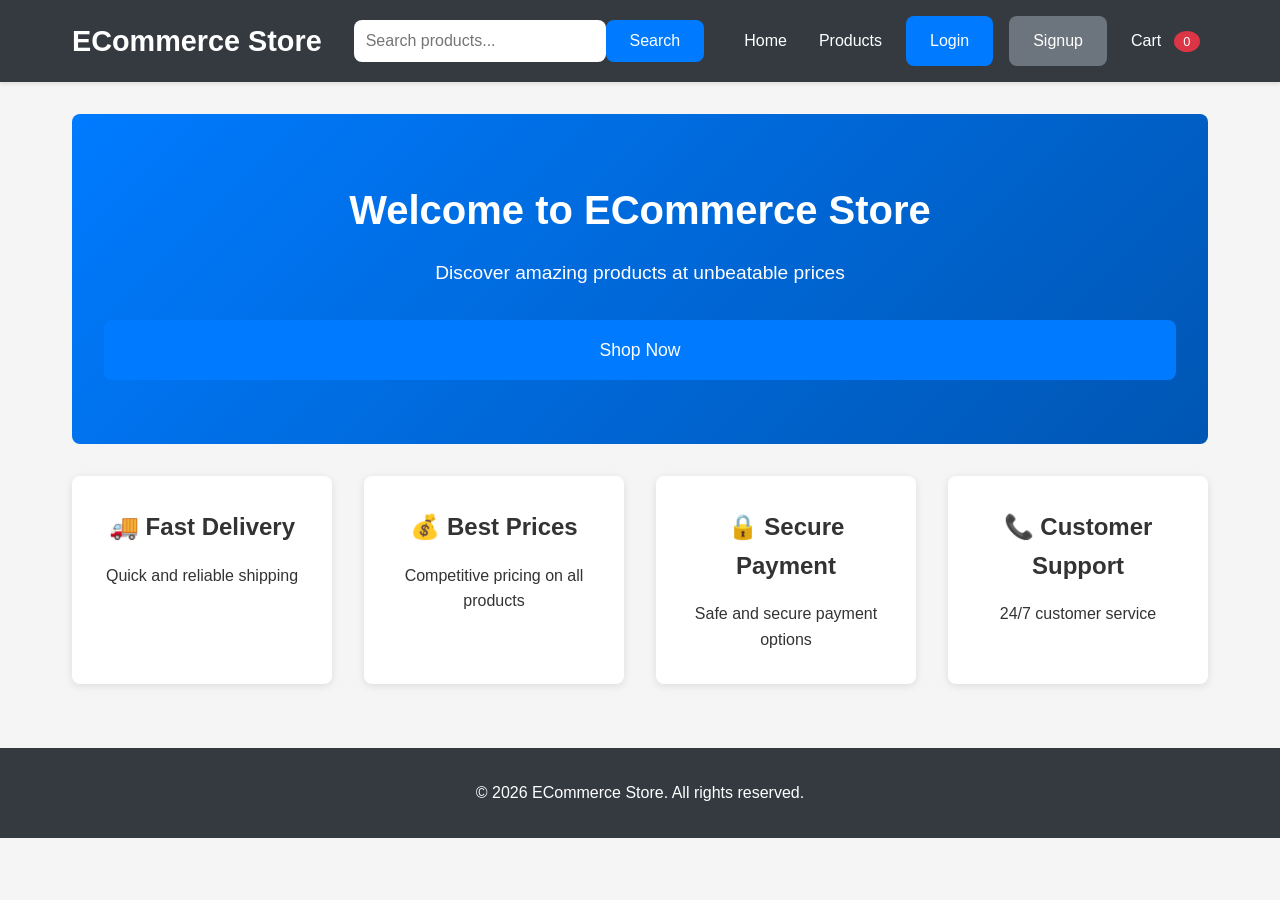
<file: frontend/index.html>
<!DOCTYPE html>
<html lang="en">
<head>
    <meta charset="UTF-8">
    <meta name="viewport" content="width=device-width, initial-scale=1.0">
    <title>ECommerce - Shop Now</title>
    <link rel="stylesheet" href="css/styles.css?v=4.0">
    <link rel="stylesheet" href="css/auth.css?v=4.0">
    <link rel="stylesheet" href="css/products.css?v=4.0">
    <link rel="stylesheet" href="css/categories.css?v=4.0">
    <link rel="stylesheet" href="css/search-suggestions.css?v=4.0">
    <link rel="stylesheet" href="css/cart.css?v=4.0">
    <link rel="stylesheet" href="css/order.css?v=4.0">
</head>
<body>
    <!-- Navigation Bar -->
    <nav id="navbar"></nav>

    <!-- Main Content -->
    <main id="app-container">
        <!-- Dynamic content will be rendered here -->
    </main>

    <!-- Modal for forms -->
    <div id="modal-container"></div>

    <!-- Footer -->
    <footer id="footer">
        <p>&copy; 2026 ECommerce Store. All rights reserved.</p>
    </footer>

    <!-- Main Application Script (ES6 Module) -->
    <script type="module" src="js/app.js?v=4.0"></script>
    <script type="module" src="js/idleTimeout.js?v=4.0"></script>
</body>
</html>
</file>
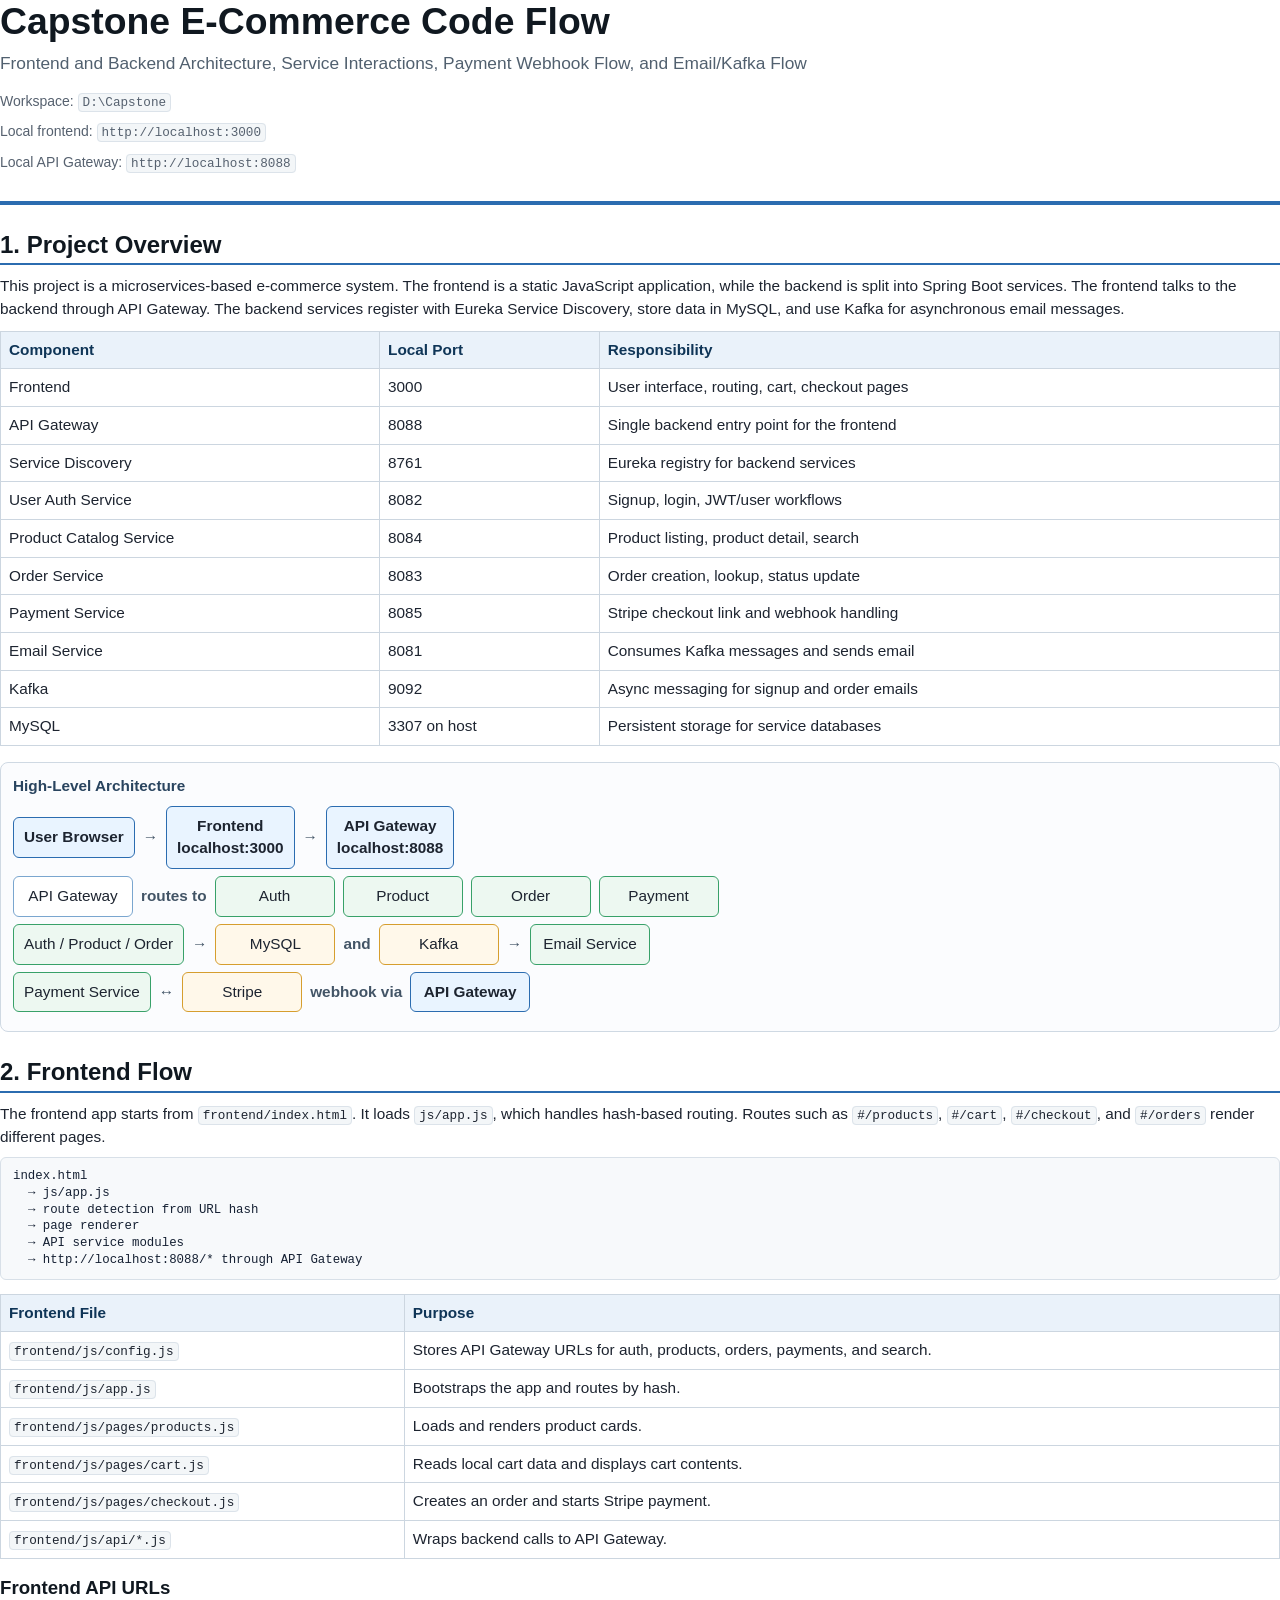
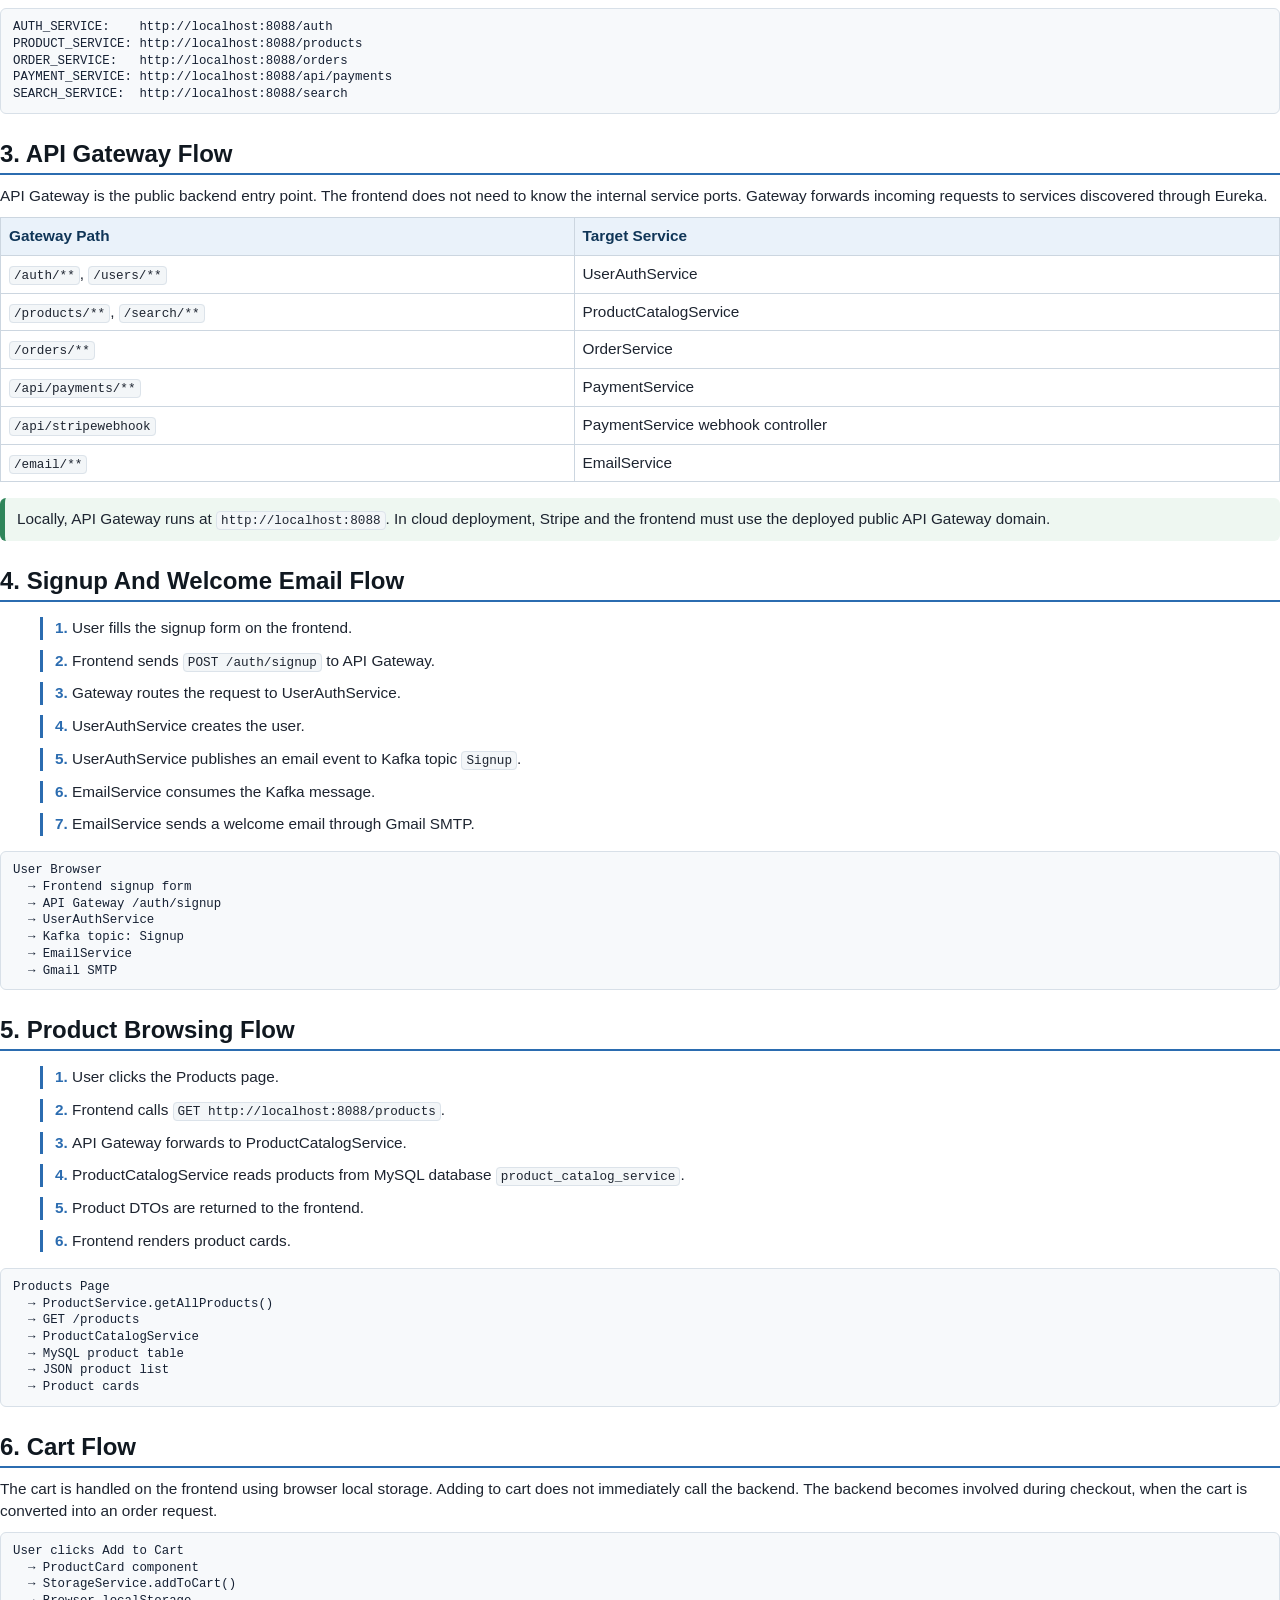
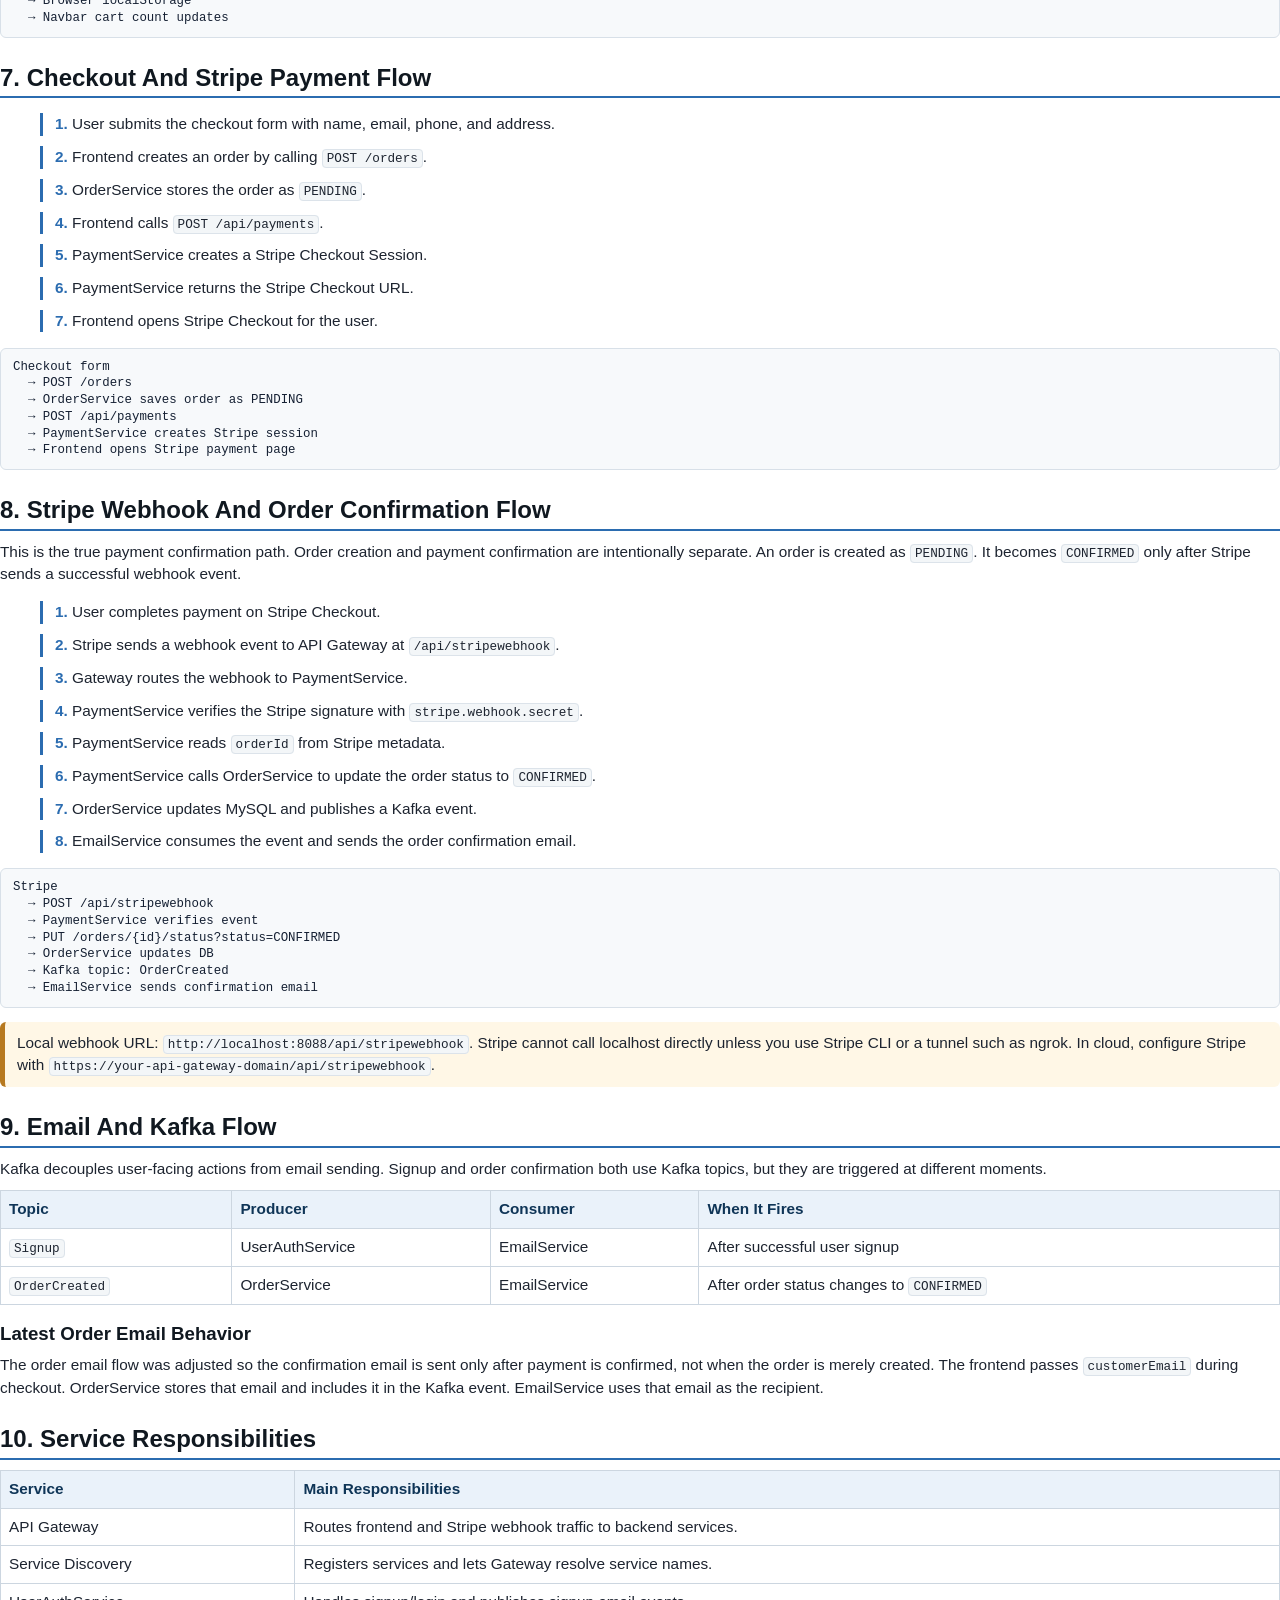
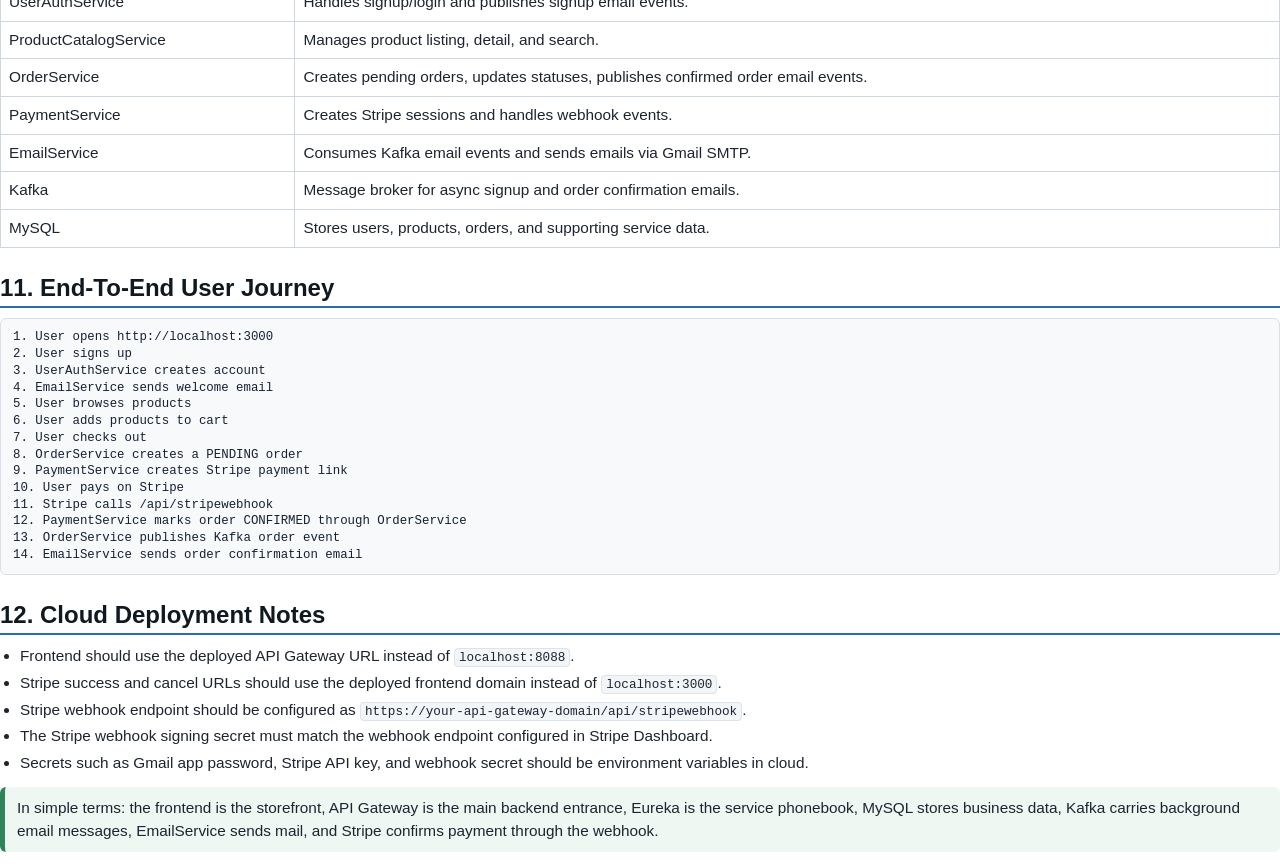
<file: docs/capstone-code-flow-report.html>
<!doctype html>
<html lang="en">
<head>
  <meta charset="utf-8">
  <title>Capstone E-Commerce Code Flow</title>
  <style>
    @page {
      size: A4;
      margin: 18mm 16mm;
    }

    * {
      box-sizing: border-box;
    }

    body {
      margin: 0;
      color: #1d2430;
      background: #ffffff;
      font-family: "Segoe UI", Arial, sans-serif;
      font-size: 11.5pt;
      line-height: 1.48;
    }

    h1, h2, h3 {
      color: #101820;
      line-height: 1.15;
      margin: 0 0 10px;
    }

    h1 {
      font-size: 28pt;
      margin-bottom: 8px;
    }

    h2 {
      border-bottom: 2px solid #2b6cb0;
      font-size: 18pt;
      margin-top: 26px;
      padding-bottom: 5px;
    }

    h3 {
      font-size: 14pt;
      margin-top: 18px;
    }

    p {
      margin: 0 0 9px;
    }

    ul {
      margin: 6px 0 12px 20px;
      padding: 0;
    }

    li {
      margin-bottom: 4px;
    }

    code {
      background: #f3f6f8;
      border: 1px solid #dce3ea;
      border-radius: 4px;
      font-family: Consolas, "Courier New", monospace;
      font-size: 9.5pt;
      padding: 1px 4px;
    }

    pre {
      background: #f7f9fb;
      border: 1px solid #d8e0e8;
      border-radius: 6px;
      color: #152033;
      font-family: Consolas, "Courier New", monospace;
      font-size: 9.3pt;
      line-height: 1.35;
      margin: 8px 0 14px;
      overflow: hidden;
      padding: 10px 12px;
      white-space: pre-wrap;
    }

    table {
      border-collapse: collapse;
      margin: 10px 0 16px;
      width: 100%;
    }

    th, td {
      border: 1px solid #ccd6e0;
      padding: 7px 8px;
      text-align: left;
      vertical-align: top;
    }

    th {
      background: #eaf2fa;
      color: #0f3557;
      font-weight: 700;
    }

    .cover {
      border-bottom: 4px solid #2b6cb0;
      margin-bottom: 22px;
      padding-bottom: 18px;
    }

    .subtitle {
      color: #51606f;
      font-size: 13pt;
      margin-bottom: 14px;
    }

    .meta {
      color: #56616f;
      font-size: 10.5pt;
    }

    .callout {
      background: #eef7f1;
      border-left: 5px solid #2f855a;
      border-radius: 6px;
      margin: 12px 0 16px;
      padding: 10px 12px;
    }

    .warning {
      background: #fff7e6;
      border-left-color: #b7791f;
    }

    .diagram {
      background: #fbfcfe;
      border: 1px solid #cfd9e3;
      border-radius: 8px;
      margin: 12px 0 18px;
      padding: 12px;
    }

    .diagram-title {
      color: #29445f;
      font-weight: 700;
      margin-bottom: 8px;
    }

    .row {
      align-items: center;
      display: flex;
      flex-wrap: wrap;
      gap: 8px;
      margin: 7px 0;
    }

    .box {
      background: #ffffff;
      border: 1.5px solid #7aa6cf;
      border-radius: 6px;
      min-width: 120px;
      padding: 8px 10px;
      text-align: center;
    }

    .box.strong {
      background: #e9f4ff;
      border-color: #2b6cb0;
      font-weight: 700;
    }

    .box.green {
      background: #edf8f1;
      border-color: #38a169;
    }

    .box.orange {
      background: #fff8ea;
      border-color: #d69e2e;
    }

    .arrow {
      color: #425466;
      font-weight: 700;
      white-space: nowrap;
    }

    .flow-list {
      counter-reset: step;
      list-style: none;
      margin-left: 0;
    }

    .flow-list li {
      border-left: 3px solid #2b6cb0;
      margin-bottom: 10px;
      padding-left: 12px;
    }

    .flow-list li::before {
      color: #2b6cb0;
      content: counter(step) ". ";
      counter-increment: step;
      font-weight: 700;
    }

    .page-break {
      break-before: page;
    }
  </style>
</head>
<body>
  <section class="cover">
    <h1>Capstone E-Commerce Code Flow</h1>
    <p class="subtitle">Frontend and Backend Architecture, Service Interactions, Payment Webhook Flow, and Email/Kafka Flow</p>
    <p class="meta">Workspace: <code>D:\Capstone</code></p>
    <p class="meta">Local frontend: <code>http://localhost:3000</code></p>
    <p class="meta">Local API Gateway: <code>http://localhost:8088</code></p>
  </section>

  <h2>1. Project Overview</h2>
  <p>
    This project is a microservices-based e-commerce system. The frontend is a static JavaScript application, while the backend is split into Spring Boot services. The frontend talks to the backend through API Gateway. The backend services register with Eureka Service Discovery, store data in MySQL, and use Kafka for asynchronous email messages.
  </p>

  <table>
    <thead>
      <tr>
        <th>Component</th>
        <th>Local Port</th>
        <th>Responsibility</th>
      </tr>
    </thead>
    <tbody>
      <tr><td>Frontend</td><td>3000</td><td>User interface, routing, cart, checkout pages</td></tr>
      <tr><td>API Gateway</td><td>8088</td><td>Single backend entry point for the frontend</td></tr>
      <tr><td>Service Discovery</td><td>8761</td><td>Eureka registry for backend services</td></tr>
      <tr><td>User Auth Service</td><td>8082</td><td>Signup, login, JWT/user workflows</td></tr>
      <tr><td>Product Catalog Service</td><td>8084</td><td>Product listing, product detail, search</td></tr>
      <tr><td>Order Service</td><td>8083</td><td>Order creation, lookup, status update</td></tr>
      <tr><td>Payment Service</td><td>8085</td><td>Stripe checkout link and webhook handling</td></tr>
      <tr><td>Email Service</td><td>8081</td><td>Consumes Kafka messages and sends email</td></tr>
      <tr><td>Kafka</td><td>9092</td><td>Async messaging for signup and order emails</td></tr>
      <tr><td>MySQL</td><td>3307 on host</td><td>Persistent storage for service databases</td></tr>
    </tbody>
  </table>

  <div class="diagram">
    <div class="diagram-title">High-Level Architecture</div>
    <div class="row">
      <div class="box strong">User Browser</div>
      <div class="arrow">→</div>
      <div class="box strong">Frontend<br>localhost:3000</div>
      <div class="arrow">→</div>
      <div class="box strong">API Gateway<br>localhost:8088</div>
    </div>
    <div class="row">
      <div class="box">API Gateway</div>
      <div class="arrow">routes to</div>
      <div class="box green">Auth</div>
      <div class="box green">Product</div>
      <div class="box green">Order</div>
      <div class="box green">Payment</div>
    </div>
    <div class="row">
      <div class="box green">Auth / Product / Order</div>
      <div class="arrow">→</div>
      <div class="box orange">MySQL</div>
      <div class="arrow">and</div>
      <div class="box orange">Kafka</div>
      <div class="arrow">→</div>
      <div class="box green">Email Service</div>
    </div>
    <div class="row">
      <div class="box green">Payment Service</div>
      <div class="arrow">↔</div>
      <div class="box orange">Stripe</div>
      <div class="arrow">webhook via</div>
      <div class="box strong">API Gateway</div>
    </div>
  </div>

  <h2>2. Frontend Flow</h2>
  <p>
    The frontend app starts from <code>frontend/index.html</code>. It loads <code>js/app.js</code>, which handles hash-based routing. Routes such as <code>#/products</code>, <code>#/cart</code>, <code>#/checkout</code>, and <code>#/orders</code> render different pages.
  </p>

  <pre>index.html
  → js/app.js
  → route detection from URL hash
  → page renderer
  → API service modules
  → http://localhost:8088/* through API Gateway</pre>

  <table>
    <thead>
      <tr><th>Frontend File</th><th>Purpose</th></tr>
    </thead>
    <tbody>
      <tr><td><code>frontend/js/config.js</code></td><td>Stores API Gateway URLs for auth, products, orders, payments, and search.</td></tr>
      <tr><td><code>frontend/js/app.js</code></td><td>Bootstraps the app and routes by hash.</td></tr>
      <tr><td><code>frontend/js/pages/products.js</code></td><td>Loads and renders product cards.</td></tr>
      <tr><td><code>frontend/js/pages/cart.js</code></td><td>Reads local cart data and displays cart contents.</td></tr>
      <tr><td><code>frontend/js/pages/checkout.js</code></td><td>Creates an order and starts Stripe payment.</td></tr>
      <tr><td><code>frontend/js/api/*.js</code></td><td>Wraps backend calls to API Gateway.</td></tr>
    </tbody>
  </table>

  <h3>Frontend API URLs</h3>
  <pre>AUTH_SERVICE:    http://localhost:8088/auth
PRODUCT_SERVICE: http://localhost:8088/products
ORDER_SERVICE:   http://localhost:8088/orders
PAYMENT_SERVICE: http://localhost:8088/api/payments
SEARCH_SERVICE:  http://localhost:8088/search</pre>

  <h2>3. API Gateway Flow</h2>
  <p>
    API Gateway is the public backend entry point. The frontend does not need to know the internal service ports. Gateway forwards incoming requests to services discovered through Eureka.
  </p>

  <table>
    <thead>
      <tr><th>Gateway Path</th><th>Target Service</th></tr>
    </thead>
    <tbody>
      <tr><td><code>/auth/**</code>, <code>/users/**</code></td><td>UserAuthService</td></tr>
      <tr><td><code>/products/**</code>, <code>/search/**</code></td><td>ProductCatalogService</td></tr>
      <tr><td><code>/orders/**</code></td><td>OrderService</td></tr>
      <tr><td><code>/api/payments/**</code></td><td>PaymentService</td></tr>
      <tr><td><code>/api/stripewebhook</code></td><td>PaymentService webhook controller</td></tr>
      <tr><td><code>/email/**</code></td><td>EmailService</td></tr>
    </tbody>
  </table>

  <div class="callout">
    Locally, API Gateway runs at <code>http://localhost:8088</code>. In cloud deployment, Stripe and the frontend must use the deployed public API Gateway domain.
  </div>

  <h2 class="page-break">4. Signup And Welcome Email Flow</h2>
  <ol class="flow-list">
    <li>User fills the signup form on the frontend.</li>
    <li>Frontend sends <code>POST /auth/signup</code> to API Gateway.</li>
    <li>Gateway routes the request to UserAuthService.</li>
    <li>UserAuthService creates the user.</li>
    <li>UserAuthService publishes an email event to Kafka topic <code>Signup</code>.</li>
    <li>EmailService consumes the Kafka message.</li>
    <li>EmailService sends a welcome email through Gmail SMTP.</li>
  </ol>

  <pre>User Browser
  → Frontend signup form
  → API Gateway /auth/signup
  → UserAuthService
  → Kafka topic: Signup
  → EmailService
  → Gmail SMTP</pre>

  <h2>5. Product Browsing Flow</h2>
  <ol class="flow-list">
    <li>User clicks the Products page.</li>
    <li>Frontend calls <code>GET http://localhost:8088/products</code>.</li>
    <li>API Gateway forwards to ProductCatalogService.</li>
    <li>ProductCatalogService reads products from MySQL database <code>product_catalog_service</code>.</li>
    <li>Product DTOs are returned to the frontend.</li>
    <li>Frontend renders product cards.</li>
  </ol>

  <pre>Products Page
  → ProductService.getAllProducts()
  → GET /products
  → ProductCatalogService
  → MySQL product table
  → JSON product list
  → Product cards</pre>

  <h2>6. Cart Flow</h2>
  <p>
    The cart is handled on the frontend using browser local storage. Adding to cart does not immediately call the backend. The backend becomes involved during checkout, when the cart is converted into an order request.
  </p>

  <pre>User clicks Add to Cart
  → ProductCard component
  → StorageService.addToCart()
  → Browser localStorage
  → Navbar cart count updates</pre>

  <h2>7. Checkout And Stripe Payment Flow</h2>
  <ol class="flow-list">
    <li>User submits the checkout form with name, email, phone, and address.</li>
    <li>Frontend creates an order by calling <code>POST /orders</code>.</li>
    <li>OrderService stores the order as <code>PENDING</code>.</li>
    <li>Frontend calls <code>POST /api/payments</code>.</li>
    <li>PaymentService creates a Stripe Checkout Session.</li>
    <li>PaymentService returns the Stripe Checkout URL.</li>
    <li>Frontend opens Stripe Checkout for the user.</li>
  </ol>

  <pre>Checkout form
  → POST /orders
  → OrderService saves order as PENDING
  → POST /api/payments
  → PaymentService creates Stripe session
  → Frontend opens Stripe payment page</pre>

  <h2 class="page-break">8. Stripe Webhook And Order Confirmation Flow</h2>
  <p>
    This is the true payment confirmation path. Order creation and payment confirmation are intentionally separate. An order is created as <code>PENDING</code>. It becomes <code>CONFIRMED</code> only after Stripe sends a successful webhook event.
  </p>

  <ol class="flow-list">
    <li>User completes payment on Stripe Checkout.</li>
    <li>Stripe sends a webhook event to API Gateway at <code>/api/stripewebhook</code>.</li>
    <li>Gateway routes the webhook to PaymentService.</li>
    <li>PaymentService verifies the Stripe signature with <code>stripe.webhook.secret</code>.</li>
    <li>PaymentService reads <code>orderId</code> from Stripe metadata.</li>
    <li>PaymentService calls OrderService to update the order status to <code>CONFIRMED</code>.</li>
    <li>OrderService updates MySQL and publishes a Kafka event.</li>
    <li>EmailService consumes the event and sends the order confirmation email.</li>
  </ol>

  <pre>Stripe
  → POST /api/stripewebhook
  → PaymentService verifies event
  → PUT /orders/{id}/status?status=CONFIRMED
  → OrderService updates DB
  → Kafka topic: OrderCreated
  → EmailService sends confirmation email</pre>

  <div class="warning callout">
    Local webhook URL: <code>http://localhost:8088/api/stripewebhook</code>. Stripe cannot call localhost directly unless you use Stripe CLI or a tunnel such as ngrok. In cloud, configure Stripe with <code>https://your-api-gateway-domain/api/stripewebhook</code>.
  </div>

  <h2>9. Email And Kafka Flow</h2>
  <p>
    Kafka decouples user-facing actions from email sending. Signup and order confirmation both use Kafka topics, but they are triggered at different moments.
  </p>

  <table>
    <thead>
      <tr><th>Topic</th><th>Producer</th><th>Consumer</th><th>When It Fires</th></tr>
    </thead>
    <tbody>
      <tr><td><code>Signup</code></td><td>UserAuthService</td><td>EmailService</td><td>After successful user signup</td></tr>
      <tr><td><code>OrderCreated</code></td><td>OrderService</td><td>EmailService</td><td>After order status changes to <code>CONFIRMED</code></td></tr>
    </tbody>
  </table>

  <h3>Latest Order Email Behavior</h3>
  <p>
    The order email flow was adjusted so the confirmation email is sent only after payment is confirmed, not when the order is merely created. The frontend passes <code>customerEmail</code> during checkout. OrderService stores that email and includes it in the Kafka event. EmailService uses that email as the recipient.
  </p>

  <h2>10. Service Responsibilities</h2>
  <table>
    <thead>
      <tr><th>Service</th><th>Main Responsibilities</th></tr>
    </thead>
    <tbody>
      <tr><td>API Gateway</td><td>Routes frontend and Stripe webhook traffic to backend services.</td></tr>
      <tr><td>Service Discovery</td><td>Registers services and lets Gateway resolve service names.</td></tr>
      <tr><td>UserAuthService</td><td>Handles signup/login and publishes signup email events.</td></tr>
      <tr><td>ProductCatalogService</td><td>Manages product listing, detail, and search.</td></tr>
      <tr><td>OrderService</td><td>Creates pending orders, updates statuses, publishes confirmed order email events.</td></tr>
      <tr><td>PaymentService</td><td>Creates Stripe sessions and handles webhook events.</td></tr>
      <tr><td>EmailService</td><td>Consumes Kafka email events and sends emails via Gmail SMTP.</td></tr>
      <tr><td>Kafka</td><td>Message broker for async signup and order confirmation emails.</td></tr>
      <tr><td>MySQL</td><td>Stores users, products, orders, and supporting service data.</td></tr>
    </tbody>
  </table>

  <h2 class="page-break">11. End-To-End User Journey</h2>
  <pre>1. User opens http://localhost:3000
2. User signs up
3. UserAuthService creates account
4. EmailService sends welcome email
5. User browses products
6. User adds products to cart
7. User checks out
8. OrderService creates a PENDING order
9. PaymentService creates Stripe payment link
10. User pays on Stripe
11. Stripe calls /api/stripewebhook
12. PaymentService marks order CONFIRMED through OrderService
13. OrderService publishes Kafka order event
14. EmailService sends order confirmation email</pre>

  <h2>12. Cloud Deployment Notes</h2>
  <ul>
    <li>Frontend should use the deployed API Gateway URL instead of <code>localhost:8088</code>.</li>
    <li>Stripe success and cancel URLs should use the deployed frontend domain instead of <code>localhost:3000</code>.</li>
    <li>Stripe webhook endpoint should be configured as <code>https://your-api-gateway-domain/api/stripewebhook</code>.</li>
    <li>The Stripe webhook signing secret must match the webhook endpoint configured in Stripe Dashboard.</li>
    <li>Secrets such as Gmail app password, Stripe API key, and webhook secret should be environment variables in cloud.</li>
  </ul>

  <div class="callout">
    In simple terms: the frontend is the storefront, API Gateway is the main backend entrance, Eureka is the service phonebook, MySQL stores business data, Kafka carries background email messages, EmailService sends mail, and Stripe confirms payment through the webhook.
  </div>
</body>
</html>
</file>
<file: frontend/css/styles.css>
* {
    margin: 0;
    padding: 0;
    box-sizing: border-box;
}

:root {
    --primary-color: #007bff;
    --secondary-color: #6c757d;
    --success-color: #28a745;
    --danger-color: #dc3545;
    --warning-color: #ffc107;
    --dark-color: #343a40;
    --light-color: #f8f9fa;
    --border-radius: 8px;
    --transition: all 0.3s ease;
}

body {
    font-family: 'Segoe UI', Tahoma, Geneva, Verdana, sans-serif;
    line-height: 1.6;
    color: #333;
    background-color: #f5f5f5;
}

/* Navbar */
#navbar {
    background-color: var(--dark-color);
    color: white;
    padding: 1rem 0;
    position: sticky;
    top: 0;
    z-index: 1000;
    box-shadow: 0 2px 4px rgba(0,0,0,0.1);
}

.navbar-container {
    max-width: 1200px;
    margin: 0 auto;
    padding: 0 2rem;
    display: flex;
    justify-content: space-between;
    align-items: center;
    gap: 2rem;
    flex-wrap: wrap;
}

.navbar-brand h1 {
    font-size: 1.8rem;
    color: white;
}

.navbar-search {
    flex: 1;
    display: flex;
    gap: 0.5rem;
    min-width: 300px;
}

.search-container {
    flex: 1;
    display: flex;
    position: relative;
}

.search-input {
    flex: 1;
    padding: 0.75rem;
    border: none;
    border-radius: var(--border-radius);
    font-size: 1rem;
    background-color: white;
    color: #343a40;
}

.search-input:focus {
    outline: none;
    box-shadow: 0 0 0 2px var(--primary-color);
}

.btn-search {
    background-color: var(--primary-color);
    color: white;
    border: none;
    border-radius: var(--border-radius);
    padding: 0.75rem 1.5rem;
    font-size: 1rem;
    cursor: pointer;
    transition: var(--transition);
}

.btn-search:hover {
    background-color: #0056b3;
}

/* Responsive search field */
@media (max-width: 768px) {
    .navbar-search {
        min-width: 250px;
    }
    
    .navbar-brand h1 {
        font-size: 1.5rem;
    }
}

.navbar-menu {
    display: flex;
    align-items: center;
    gap: 1rem;
    flex-wrap: wrap;
}

.nav-link {
    color: white;
    text-decoration: none;
    transition: var(--transition);
    padding: 0.5rem;
}

.nav-link:hover {
    color: var(--primary-color);
}

.nav-text {
    color: white;
    font-size: 0.9rem;
}

.cart-count {
    background-color: var(--danger-color);
    color: white;
    padding: 0.2rem 0.6rem;
    border-radius: 50%;
    font-size: 0.8rem;
    margin-left: 0.5rem;
}

/* Buttons */
.btn {
    padding: 0.75rem 1.5rem;
    border: none;
    border-radius: var(--border-radius);
    cursor: pointer;
    font-size: 1rem;
    transition: var(--transition);
    text-decoration: none;
    display: inline-block;
    text-align: center;
}

.btn-primary {
    background-color: var(--primary-color);
    color: white;
}

.btn-primary:hover {
    background-color: #0056b3;
    transform: translateY(-2px);
}

.btn-secondary {
    background-color: var(--secondary-color);
    color: white;
}

.btn-secondary:hover {
    background-color: #5a6268;
}

.btn-success {
    background-color: var(--success-color);
    color: white;
}

.btn-success:hover {
    background-color: #218838;
}

.btn-danger {
    background-color: var(--danger-color);
    color: white;
}

.btn-danger:hover {
    background-color: #c82333;
}

.btn-large {
    padding: 1rem 2rem;
    font-size: 1.1rem;
    width: 100%;
}

.btn-search {
    background-color: var(--primary-color);
    color: white;
    padding: 0.75rem 1.5rem;
}

.btn:disabled {
    opacity: 0.5;
    cursor: not-allowed;
}

/* Main Container */
#app-container {
    max-width: 1200px;
    margin: 2rem auto;
    padding: 0 2rem;
    min-height: 60vh;
}

/* Home Page */
.home-container {
    width: 100%;
}

.hero {
    background: linear-gradient(135deg, var(--primary-color), #0056b3);
    color: white;
    padding: 4rem 2rem;
    border-radius: var(--border-radius);
    text-align: center;
    margin-bottom: 2rem;
}

.hero-content h1 {
    font-size: 2.5rem;
    margin-bottom: 1rem;
}

.hero-content p {
    font-size: 1.2rem;
    margin-bottom: 2rem;
}

.features {
    display: grid;
    grid-template-columns: repeat(auto-fit, minmax(250px, 1fr));
    gap: 2rem;
    margin-bottom: 2rem;
}

.feature {
    background: white;
    padding: 2rem;
    border-radius: var(--border-radius);
    text-align: center;
    box-shadow: 0 2px 8px rgba(0,0,0,0.1);
}

.feature h3 {
    margin-bottom: 1rem;
    font-size: 1.5rem;
}

/* Products Page */
.products-header {
    margin-bottom: 2rem;
}

.products-header h2 {
    color: var(--dark-color);
}

.products-grid {
    display: grid;
    grid-template-columns: repeat(auto-fill, minmax(250px, 1fr));
    gap: 2rem;
}

.product-card {
    background: white;
    border-radius: var(--border-radius);
    overflow: hidden;
    box-shadow: 0 2px 8px rgba(0,0,0,0.1);
    transition: var(--transition);
}

.product-card:hover {
    transform: translateY(-8px);
    box-shadow: 0 4px 16px rgba(0,0,0,0.15);
}

.product-image {
    width: 100%;
    height: 200px;
    overflow: hidden;
    background-color: var(--light-color);
}

.product-image img {
    width: 100%;
    height: 100%;
    object-fit: cover;
}

.product-info {
    padding: 1.5rem;
}

.product-title {
    font-size: 1rem;
    margin-bottom: 0.5rem;
    color: var(--dark-color);
}

.product-description {
    font-size: 0.9rem;
    color: var(--secondary-color);
    margin-bottom: 1rem;
    line-height: 1.4;
}

.product-footer {
    display: flex;
    justify-content: space-between;
    align-items: center;
}

.product-price {
    font-size: 1.3rem;
    font-weight: bold;
    color: var(--primary-color);
}

.add-to-cart-btn {
    padding: 0.5rem 1rem;
    font-size: 0.9rem;
}

/* Cart Page */
.cart-container {
    display: grid;
    grid-template-columns: 2fr 1fr;
    gap: 2rem;
}

.cart-items-list {
    background: white;
    border-radius: var(--border-radius);
    overflow: hidden;
}

.cart-item {
    display: grid;
    grid-template-columns: 100px 1fr 150px 150px 100px;
    align-items: center;
    gap: 1rem;
    padding: 1rem;
    border-bottom: 1px solid var(--light-color);
}

.cart-item-image {
    width: 100px;
    height: 100px;
    object-fit: cover;
    border-radius: var(--border-radius);
}

.cart-item-details h4 {
    margin-bottom: 0.5rem;
}

.cart-item-quantity {
    display: flex;
    gap: 0.5rem;
    align-items: center;
}

.qty-btn {
    width: 30px;
    height: 30px;
    border: 1px solid var(--secondary-color);
    background: white;
    cursor: pointer;
    border-radius: 4px;
    font-weight: bold;
}

.qty-btn:hover {
    background-color: var(--light-color);
}

.qty-input {
    width: 50px;
    padding: 0.25rem;
    text-align: center;
    border: 1px solid var(--secondary-color);
    border-radius: 4px;
}

.cart-summary {
    background: white;
    padding: 2rem;
    border-radius: var(--border-radius);
    height: fit-content;
}

.summary-row {
    display: flex;
    justify-content: space-between;
    margin-bottom: 1rem;
    padding-bottom: 1rem;
    border-bottom: 1px solid var(--light-color);
}

.summary-row.total {
    font-size: 1.2rem;
    font-weight: bold;
    color: var(--primary-color);
    border: none;
    margin-top: 1rem;
}

/* Checkout Page */
.checkout-container {
    max-width: 1000px;
    margin: 0 auto;
}

.checkout-content {
    display: grid;
    grid-template-columns: 2fr 1fr;
    gap: 2rem;
}

.checkout-form {
    background: white;
    padding: 2rem;
    border-radius: var(--border-radius);
}

.checkout-form h3,
.checkout-summary h3 {
    margin-bottom: 1.5rem;
    color: var(--dark-color);
}

.form-group {
    margin-bottom: 1rem;
}

.form-row {
    display: grid;
    grid-template-columns: 1fr 1fr;
    gap: 1rem;
}

label {
    display: block;
    margin-bottom: 0.5rem;
    font-weight: 500;
}

input,
textarea,
select {
    width: 100%;
    padding: 0.75rem;
    border: 1px solid #ddd;
    border-radius: var(--border-radius);
    font-size: 1rem;
    font-family: inherit;
}

textarea {
    resize: vertical;
    min-height: 100px;
}

input:focus,
textarea:focus,
select:focus {
    outline: none;
    border-color: var(--primary-color);
    box-shadow: 0 0 5px rgba(0,123,255,0.25);
}

.checkout-summary {
    background: white;
    padding: 2rem;
    border-radius: var(--border-radius);
    height: fit-content;
}

.summary-item {
    display: flex;
    justify-content: space-between;
    padding: 0.75rem 0;
    border-bottom: 1px solid var(--light-color);
}

/* Orders Page */
.orders-container h2 {
    margin-bottom: 2rem;
    color: var(--dark-color);
}

.orders-list {
    display: grid;
    gap: 2rem;
}

.order-card {
    background: white;
    padding: 2rem;
    border-radius: var(--border-radius);
    border-left: 4px solid var(--primary-color);
    box-shadow: 0 2px 8px rgba(0,0,0,0.1);
}

.order-header {
    display: flex;
    justify-content: space-between;
    align-items: center;
    margin-bottom: 1.5rem;
    padding-bottom: 1rem;
    border-bottom: 1px solid var(--light-color);
}

.order-header h4 {
    margin-bottom: 0.5rem;
}

.status-badge {
    padding: 0.5rem 1rem;
    border-radius: 20px;
    font-size: 0.9rem;
    font-weight: 500;
}

.status-pending {
    background-color: #fff3cd;
    color: #856404;
}

.status-confirmed {
    background-color: #d1ecf1;
    color: #0c5460;
}

.status-shipped {
    background-color: #d4edda;
    color: #155724;
}

.order-items {
    margin-bottom: 1rem;
}

.order-item {
    display: flex;
    justify-content: space-between;
    padding: 0.5rem 0;
    border-bottom: 1px solid var(--light-color);
}

.order-footer {
    display: flex;
    justify-content: space-between;
    align-items: center;
}

/* Forms */
.form-error {
    color: var(--danger-color);
    font-size: 0.9rem;
    margin-top: 0.25rem;
}

/* Modal */
.modal-overlay {
    display: none;
    position: fixed;
    top: 0;
    left: 0;
    width: 100%;
    height: 100%;
    background-color: rgba(0,0,0,0.5);
    z-index: 2000;
    opacity: 0;
    transition: opacity 0.3s ease;
}

.modal-overlay.active {
    display: flex;
    align-items: center;
    justify-content: center;
    opacity: 1;
}

.modal {
    background: white;
    border-radius: var(--border-radius);
    max-width: 500px;
    width: 90%;
    box-shadow: 0 4px 16px rgba(0,0,0,0.2);
}

.modal-header {
    display: flex;
    justify-content: space-between;
    align-items: center;
    padding: 1.5rem;
    border-bottom: 1px solid var(--light-color);
}

.modal-header h2 {
    margin: 0;
}

.modal-close {
    background: none;
    border: none;
    font-size: 1.5rem;
    cursor: pointer;
    color: var(--secondary-color);
}

.modal-body {
    padding: 1.5rem;
}

.modal-body p {
    margin: 0;
    line-height: 1.6;
}

.modal-footer {
    display: flex;
    gap: 1rem;
    justify-content: flex-end;
    padding: 1.5rem;
    border-top: 1px solid var(--light-color);
}

/* Notifications */
.notification {
    position: fixed;
    top: 20px;
    right: 20px;
    padding: 1rem 1.5rem;
    border-radius: var(--border-radius);
    box-shadow: 0 4px 12px rgba(0,0,0,0.15);
    z-index: 3000;
    opacity: 0;
    transition: opacity 0.3s ease;
}

.notification-info {
    background-color: var(--primary-color);
    color: white;
}

.notification-success {
    background-color: var(--success-color);
    color: white;
}

.notification-error {
    background-color: var(--danger-color);
    color: white;
}

/* Loader */
.loader {
    border: 4px solid var(--light-color);
    border-top: 4px solid var(--primary-color);
    border-radius: 50%;
    width: 40px;
    height: 40px;
    animation: spin 1s linear infinite;
    margin: 2rem auto;
}

@keyframes spin {
    0% { transform: rotate(0deg); }
    100% { transform: rotate(360deg); }
}

/* Empty States */
.empty-cart,
.no-orders,
.auth-required {
    text-align: center;
    padding: 4rem 2rem;
    background: white;
    border-radius: var(--border-radius);
}

.empty-cart h2,
.no-orders h2,
.auth-required h2 {
    margin-bottom: 1rem;
    color: var(--dark-color);
}

.error {
    background-color: #f8d7da;
    color: #721c24;
    padding: 1rem;
    border-radius: var(--border-radius);
    margin: 1rem 0;
}

/* Footer */
#footer {
    background-color: var(--dark-color);
    color: white;
    text-align: center;
    padding: 2rem;
    margin-top: 4rem;
}

/* Responsive */
@media (max-width: 768px) {
    .navbar-container {
        flex-direction: column;
        gap: 1rem;
    }

    .navbar-search {
        width: 100%;
        min-width: unset;
    }

    .navbar-menu {
        width: 100%;
        justify-content: center;
    }

    .products-grid {
        grid-template-columns: repeat(auto-fill, minmax(150px, 1fr));
    }

    .cart-container,
    .checkout-content {
        grid-template-columns: 1fr;
    }

    .cart-item {
        grid-template-columns: 80px 1fr;
        gap: 0.5rem;
    }

    .cart-item-quantity,
    .cart-item-subtotal,
    .remove-btn {
        grid-column: 1 / -1;
    }

    .form-row {
        grid-template-columns: 1fr;
    }

    .hero-content h1 {
        font-size: 2rem;
    }
}
</file>
<file: frontend/css/auth.css>
.auth-container {
    max-width: 500px;
    margin: 4rem auto;
    padding: 0 2rem;
}

.auth-form {
    background: white;
    padding: 3rem 2rem;
    border-radius: 8px;
    box-shadow: 0 2px 16px rgba(0,0,0,0.1);
}

.auth-form h2 {
    text-align: center;
    margin-bottom: 2rem;
    color: #343a40;
    font-size: 1.8rem;
}

.auth-form .form-group {
    margin-bottom: 1.5rem;
}

.auth-form label {
    display: block;
    margin-bottom: 0.5rem;
    font-weight: 600;
    color: #333;
}

.auth-form input {
    width: 100%;
    padding: 0.75rem;
    border: 1px solid #ddd;
    border-radius: 6px;
    font-size: 1rem;
    transition: all 0.3s ease;
}

.auth-form input:focus {
    outline: none;
    border-color: #007bff;
    box-shadow: 0 0 5px rgba(0,123,255,0.25);
}

.auth-form button {
    width: 100%;
    padding: 0.75rem;
    background-color: #007bff;
    color: white;
    border: none;
    border-radius: 6px;
    font-size: 1rem;
    font-weight: 600;
    cursor: pointer;
    transition: all 0.3s ease;
    margin-top: 1rem;
}

.auth-form button:hover {
    background-color: #0056b3;
    transform: translateY(-2px);
    box-shadow: 0 4px 12px rgba(0,123,255,0.3);
}

.auth-form p {
    text-align: center;
    margin-top: 1.5rem;
    color: #666;
}

.auth-form a {
    color: #007bff;
    text-decoration: none;
    font-weight: 600;
}

.auth-form a:hover {
    text-decoration: underline;
}

@media (max-width: 480px) {
    .auth-container {
        margin: 2rem auto;
    }

    .auth-form {
        padding: 2rem 1.5rem;
    }

    .auth-form h2 {
        font-size: 1.5rem;
    }
}
</file>
<file: frontend/css/products.css>
.products-container {
    width: 100%;
}

.products-header {
    margin-bottom: 3rem;
    padding-bottom: 2rem;
    border-bottom: 2px solid #e9ecef;
}

.products-header h2 {
    font-size: 2rem;
    color: #343a40;
    margin: 0;
}

.products-grid {
    display: grid;
    grid-template-columns: repeat(auto-fill, minmax(250px, 1fr));
    gap: 2rem;
    width: 100%;
}

.product-card {
    background: white;
    border-radius: 8px;
    overflow: hidden;
    box-shadow: 0 2px 8px rgba(0,0,0,0.1);
    transition: all 0.3s ease;
    display: flex;
    flex-direction: column;
}

.product-card:hover {
    transform: translateY(-8px);
    box-shadow: 0 8px 20px rgba(0,0,0,0.15);
}

.product-image {
    position: relative;
    width: 100%;
    height: 200px;
    overflow: hidden;
    background: linear-gradient(135deg, #f5f5f5, #e9ecef);
    display: flex;
    align-items: center;
    justify-content: center;
}

.product-image img {
    width: 100%;
    height: 100%;
    object-fit: cover;
    transition: transform 0.3s ease;
}

.product-card:hover .product-image img {
    transform: scale(1.05);
}

.cart-quantity-badge {
    position: absolute;
    top: 0.75rem;
    right: 0.75rem;
    min-width: 2rem;
    height: 2rem;
    padding: 0 0.55rem;
    border-radius: 999px;
    background: #28a745;
    color: #fff;
    display: none;
    align-items: center;
    justify-content: center;
    font-size: 0.85rem;
    font-weight: 700;
    line-height: 1;
    box-shadow: 0 3px 10px rgba(0,0,0,0.2);
    z-index: 2;
}

.cart-quantity-badge.visible {
    display: inline-flex;
}

.product-info {
    padding: 1.5rem;
    flex-grow: 1;
    display: flex;
    flex-direction: column;
}

.product-title {
    font-size: 1.1rem;
    font-weight: 600;
    margin-bottom: 0.5rem;
    color: #343a40;
    line-height: 1.4;
}

.product-description {
    font-size: 0.85rem;
    color: #6c757d;
    margin-bottom: 1rem;
    line-height: 1.4;
    flex-grow: 1;
}

.product-footer {
    display: flex;
    justify-content: space-between;
    align-items: center;
    gap: 1rem;
    margin-top: auto;
}

.product-price {
    font-size: 1.4rem;
    font-weight: 700;
    color: #007bff;
}

.add-to-cart-btn {
    padding: 0.6rem 1rem;
    font-size: 0.9rem;
    white-space: nowrap;
}

@media (max-width: 768px) {
    .products-grid {
        grid-template-columns: repeat(auto-fill, minmax(180px, 1fr));
        gap: 1.5rem;
    }

    .product-card {
        box-shadow: 0 1px 4px rgba(0,0,0,0.1);
    }

    .product-title {
        font-size: 0.95rem;
    }

    .product-description {
        font-size: 0.8rem;
    }
}

@media (max-width: 480px) {
    .products-grid {
        grid-template-columns: repeat(auto-fill, minmax(150px, 1fr));
        gap: 1rem;
    }
}

/* ============================================
   STOCK BADGE - Inventory display
   ============================================ */
.stock-badge {
    display: inline-block;
    padding: 0.25rem 0.6rem;
    border-radius: 20px;
    font-size: 0.72rem;
    font-weight: 600;
    letter-spacing: 0.02em;
    white-space: nowrap;
}

.stock-badge.in-stock {
    background-color: #d4edda;
    color: #155724;
    border: 1px solid #c3e6cb;
}

.stock-badge.out-of-stock {
    background-color: #f8d7da;
    color: #721c24;
    border: 1px solid #f5c6cb;
}

.add-to-cart-btn:disabled {
    background-color: #adb5bd;
    cursor: not-allowed;
    opacity: 0.7;
    transform: none !important;
}

.add-to-cart-btn:disabled:hover {
    background-color: #adb5bd;
    transform: none;
}

/* ============================================
   PAGINATION CONTROLS
   ============================================ */
.pagination-controls {
    display: flex;
    justify-content: center;
    align-items: center;
    gap: 0.5rem;
    margin-top: 2rem;
    padding: 1rem 0;
}

.pagination-btn {
    padding: 0.5rem 1rem;
    border: 1px solid #dee2e6;
    background: white;
    color: #343a40;
    border-radius: 4px;
    cursor: pointer;
    transition: all 0.2s ease;
    font-size: 0.9rem;
    font-weight: 500;
}

.pagination-btn:hover:not(:disabled) {
    background: #007bff;
    color: white;
    border-color: #007bff;
}

.pagination-btn.active {
    background: #007bff;
    color: white;
    border-color: #007bff;
}

.pagination-btn:disabled {
    background: #e9ecef;
    color: #6c757d;
    cursor: not-allowed;
    border-color: #dee2e6;
}

.pagination-btn.prev-btn,
.pagination-btn.next-btn {
    padding: 0.5rem 1.25rem;
    font-weight: 600;
}

@media (max-width: 768px) {
    .pagination-controls {
        flex-wrap: wrap;
        gap: 0.25rem;
    }
    
    .pagination-btn {
        padding: 0.4rem 0.8rem;
        font-size: 0.85rem;
    }
    
    .pagination-btn.prev-btn,
    .pagination-btn.next-btn {
        padding: 0.4rem 1rem;
    }
}
</file>
<file: frontend/css/categories.css>
/* ============================================
   CATEGORY STYLING - DROPDOWN LAYOUT
   ============================================ */

.products-header {
    display: flex;
    justify-content: space-between;
    align-items: center;
    margin-bottom: 2rem;
    padding-bottom: 1rem;
    border-bottom: 2px solid #e9ecef;
}

.products-header h2 {
    font-size: 2rem;
    color: #343a40;
    margin: 0;
}

.category-dropdown {
    position: relative;
    min-width: 200px;
}

.category-dropdown-btn {
    display: flex;
    justify-content: space-between;
    align-items: center;
    width: 100%;
    padding: 0.75rem 1rem;
    border: 1px solid #dee2e6;
    border-radius: 8px;
    background: white;
    color: #343a40;
    font-size: 0.9rem;
    font-weight: 500;
    cursor: pointer;
    transition: all 0.3s ease;
    box-shadow: 0 2px 4px rgba(0,0,0,0.05);
}

.category-dropdown-btn:hover {
    border-color: #007bff;
    box-shadow: 0 4px 8px rgba(0,0,0,0.1);
}

.dropdown-text {
    flex: 1;
    text-align: left;
}

.dropdown-arrow {
    margin-left: 0.5rem;
    font-size: 0.8rem;
    transition: transform 0.3s ease;
}

.category-dropdown-menu {
    position: absolute;
    top: 100%;
    right: 0;
    left: 0;
    z-index: 1000;
    background: white;
    border: 1px solid #dee2e6;
    border-radius: 8px;
    box-shadow: 0 8px 16px rgba(0,0,0,0.1);
    max-height: 300px;
    overflow-y: auto;
    opacity: 0;
    visibility: hidden;
    transform: translateY(-10px);
    transition: all 0.3s ease;
    margin-top: 0.5rem;
}

.category-dropdown-menu.show {
    opacity: 1;
    visibility: visible;
    transform: translateY(0);
}

.category-dropdown-item {
    padding: 0;
    border: none;
    background: none;
    cursor: pointer;
    transition: background-color 0.2s ease;
}

.category-dropdown-item:hover {
    background-color: #f8f9fa;
}

.category-dropdown-item.active {
    background-color: #007bff;
}

.category-dropdown-item.active .category-dropdown-content {
    color: white;
}

.category-dropdown-content {
    display: flex;
    align-items: center;
    gap: 0.75rem;
    padding: 0.75rem 1rem;
    color: #343a40;
}

.category-icon {
    font-size: 1.2rem;
    min-width: 1.5rem;
    text-align: center;
}

.category-name {
    font-weight: 600;
    flex: 1;
}

.category-count {
    background: rgba(0,0,0,0.1);
    color: inherit;
    padding: 0.25rem 0.75rem;
    border-radius: 12px;
    font-size: 0.8rem;
    font-weight: 600;
    min-width: 2rem;
    text-align: center;
}

.category-dropdown-item.active .category-count {
    background: rgba(255,255,255,0.2);
}

.category-section {
    margin-bottom: 3rem;
    animation: fadeIn 0.5s ease-in-out;
}

.category-header {
    display: flex;
    justify-content: space-between;
    align-items: center;
    margin-bottom: 1.5rem;
    padding-bottom: 1rem;
    border-bottom: 2px solid #e9ecef;
}

.category-header h3 {
    font-size: 1.5rem;
    font-weight: 700;
    color: #343a40;
    margin: 0;
}

.product-count {
    background: #e9ecef;
    color: #6c757d;
    padding: 0.5rem 1rem;
    border-radius: 20px;
    font-size: 0.85rem;
    font-weight: 600;
}

@keyframes fadeIn {
    from {
        opacity: 0;
        transform: translateY(20px);
    }
    to {
        opacity: 1;
        transform: translateY(0);
    }
}

.no-products {
    text-align: center;
    padding: 3rem 1rem;
    color: #6c757d;
}

.no-products p {
    font-size: 1.1rem;
    margin: 0;
}

/* Responsive design */
@media (max-width: 768px) {
    .category-tabs {
        flex-direction: column;
        gap: 0.5rem;
    }
    
    .category-tab {
        padding: 1rem;
        text-align: center;
        justify-content: center;
    }
    
    .category-header {
        flex-direction: column;
        align-items: flex-start;
        gap: 0.5rem;
    }
    
    .category-header h3 {
        font-size: 1.2rem;
    }
}

@media (max-width: 480px) {
    .category-tabs {
        margin-bottom: 1.5rem;
    }
    
    .category-section {
        margin-bottom: 2rem;
    }
}
</file>
<file: frontend/css/search-suggestions.css>
/* ============================================
   SEARCH SUGGESTIONS STYLING
   ============================================ */

.search-container {
    position: relative;
    display: flex;
    align-items: center;
}

.search-suggestions {
    position: absolute;
    top: 100%;
    left: 0;
    right: 0;
    z-index: 1000;
    background: white;
    border: 1px solid #dee2e6;
    border-top: none;
    border-radius: 0 0 8px 8px;
    box-shadow: 0 4px 12px rgba(0,0,0,0.15);
    max-height: 300px;
    overflow-y: auto;
    opacity: 0;
    visibility: hidden;
    transform: translateY(-10px);
    transition: all 0.3s ease;
}

.search-suggestions.show {
    opacity: 1;
    visibility: visible;
    transform: translateY(0);
}

.suggestion-item {
    padding: 0;
    border: none;
    background: none;
    cursor: pointer;
    transition: background-color 0.2s ease;
    border-bottom: 1px solid #f8f9fa;
}

.suggestion-item:last-child {
    border-bottom: none;
}

.suggestion-item:hover,
.suggestion-item.active {
    background-color: #f8f9fa;
}

.suggestion-item.active {
    background-color: #e3f2fd;
}

.suggestion-content {
    display: flex;
    align-items: center;
    gap: 12px;
    padding: 12px 16px;
}

.suggestion-image {
    width: 40px;
    height: 40px;
    object-fit: cover;
    border-radius: 6px;
    background: #f8f9fa;
    display: flex;
    align-items: center;
    justify-content: center;
    color: #6c757d;
    font-size: 0.8rem;
}

.suggestion-details {
    flex: 1;
    min-width: 0;
}

.suggestion-title {
    font-weight: 600;
    color: #343a40;
    margin-bottom: 2px;
    white-space: nowrap;
    overflow: hidden;
    text-overflow: ellipsis;
}

.suggestion-description {
    font-size: 0.85rem;
    color: #6c757d;
    margin-bottom: 2px;
    white-space: nowrap;
    overflow: hidden;
    text-overflow: ellipsis;
}

.suggestion-price {
    font-size: 0.9rem;
    font-weight: 700;
    color: #007bff;
}

/* Responsive design */
@media (max-width: 768px) {
    .search-suggestions {
        max-height: 250px;
    }
    
    .suggestion-content {
        padding: 10px 12px;
        gap: 10px;
    }
    
    .suggestion-image {
        width: 35px;
        height: 35px;
    }
    
    .suggestion-title {
        font-size: 0.9rem;
    }
    
    .suggestion-description {
        font-size: 0.8rem;
    }
    
    .suggestion-price {
        font-size: 0.85rem;
    }
}

@media (max-width: 480px) {
    .search-suggestions {
        max-height: 200px;
        left: -10px;
        right: -10px;
    }
    
    .suggestion-content {
        padding: 8px 10px;
        gap: 8px;
    }
    
    .suggestion-image {
        width: 30px;
        height: 30px;
    }
    
    .suggestion-title {
        font-size: 0.85rem;
    }
    
    .suggestion-description {
        display: none; /* Hide description on very small screens */
    }
    
    .suggestion-price {
        font-size: 0.8rem;
    }
}

/* Loading state */
.suggestion-loading {
    padding: 16px;
    text-align: center;
    color: #6c757d;
    font-size: 0.9rem;
}

/* No results state */
.suggestion-no-results {
    padding: 16px;
    text-align: center;
    color: #6c757d;
    font-size: 0.9rem;
    font-style: italic;
}

/* Scrollbar styling for suggestions */
.search-suggestions::-webkit-scrollbar {
    width: 6px;
}

.search-suggestions::-webkit-scrollbar-track {
    background: #f8f9fa;
}

.search-suggestions::-webkit-scrollbar-thumb {
    background: #dee2e6;
    border-radius: 3px;
}

.search-suggestions::-webkit-scrollbar-thumb:hover {
    background: #adb5bd;
}
</file>
<file: frontend/css/cart.css>
.cart-container {
    display: grid;
    grid-template-columns: 2fr 1fr;
    gap: 2rem;
}

.cart-container h2 {
    grid-column: 1 / -1;
    color: #343a40;
    font-size: 1.8rem;
    margin-bottom: 1rem;
}

.cart-items-list {
    background: white;
    border-radius: 8px;
    overflow: hidden;
    box-shadow: 0 2px 8px rgba(0,0,0,0.1);
}

.cart-item {
    display: grid;
    grid-template-columns: 100px 1fr 150px 150px 100px;
    align-items: center;
    gap: 1rem;
    padding: 1rem;
    border-bottom: 1px solid #e9ecef;
}

.cart-item:last-child {
    border-bottom: none;
}

.cart-item-image {
    width: 100px;
    height: 100px;
    object-fit: cover;
    border-radius: 6px;
    border: 1px solid #dee2e6;
}

.cart-item-details {
    padding-left: 0.5rem;
}

.cart-item-details h4 {
    font-size: 1rem;
    color: #343a40;
    margin-bottom: 0.5rem;
}

.cart-item-details p {
    font-size: 0.9rem;
    color: #6c757d;
    margin: 0;
}

.cart-item-quantity {
    display: flex;
    gap: 0.5rem;
    align-items: center;
    justify-content: center;
}

.qty-btn {
    width: 35px;
    height: 35px;
    border: 1px solid #dee2e6;
    background: white;
    cursor: pointer;
    border-radius: 4px;
    font-weight: bold;
    color: #343a40;
    transition: all 0.3s ease;
}

.qty-btn:hover {
    background-color: #007bff;
    color: white;
    border-color: #007bff;
}

.qty-input {
    width: 50px;
    padding: 0.5rem;
    text-align: center;
    border: 1px solid #dee2e6;
    border-radius: 4px;
    font-size: 1rem;
}

.cart-item-subtotal {
    text-align: right;
    font-weight: 600;
    color: #343a40;
    font-size: 1rem;
}

.cart-summary {
    background: white;
    padding: 2rem;
    border-radius: 8px;
    box-shadow: 0 2px 8px rgba(0,0,0,0.1);
    height: fit-content;
    position: sticky;
    top: 100px;
}

.summary-row {
    display: flex;
    justify-content: space-between;
    margin-bottom: 1rem;
    padding-bottom: 1rem;
    border-bottom: 1px solid #e9ecef;
    font-size: 0.95rem;
    color: #6c757d;
}

.summary-row.total {
    font-size: 1.2rem;
    font-weight: 700;
    color: #007bff;
    border: none;
    margin-top: 1rem;
    padding-top: 1rem;
    padding-bottom: 1rem;
    border-top: 2px solid #e9ecef;
}

.cart-summary .btn {
    margin-top: 1rem;
}

.cart-summary .btn-large {
    margin-bottom: 0.5rem;
}

.empty-cart {
    text-align: center;
    padding: 4rem 2rem;
    background: white;
    border-radius: 8px;
}

.empty-cart h2 {
    color: #343a40;
    margin-bottom: 1rem;
}

.empty-cart p {
    color: #6c757d;
    margin-bottom: 2rem;
}

@media (max-width: 768px) {
    .cart-container {
        grid-template-columns: 1fr;
    }

    .cart-summary {
        position: static;
        top: auto;
    }

    .cart-item {
        grid-template-columns: 80px 1fr;
        gap: 0.75rem;
    }

    .cart-item-quantity,
    .cart-item-subtotal,
    .remove-btn {
        grid-column: 1 / -1;
    }

    .cart-item-quantity {
        justify-content: space-between;
    }
}
</file>
<file: frontend/css/order.css>
.checkout-container {
    max-width: 1000px;
    margin: 0 auto;
}

.checkout-container h2 {
    color: #343a40;
    font-size: 1.8rem;
    margin-bottom: 2rem;
}

.checkout-content {
    display: grid;
    grid-template-columns: 2fr 1fr;
    gap: 2rem;
}

.checkout-form {
    background: white;
    padding: 2rem;
    border-radius: 8px;
    box-shadow: 0 2px 8px rgba(0,0,0,0.1);
}

.checkout-form h3,
.checkout-summary h3 {
    margin-bottom: 1.5rem;
    color: #343a40;
    font-size: 1.2rem;
}

.form-group {
    margin-bottom: 1.5rem;
}

.form-row {
    display: grid;
    grid-template-columns: 1fr 1fr;
    gap: 1rem;
}

label {
    display: block;
    margin-bottom: 0.5rem;
    font-weight: 600;
    color: #343a40;
}

input,
textarea,
select {
    width: 100%;
    padding: 0.75rem;
    border: 1px solid #dee2e6;
    border-radius: 6px;
    font-size: 1rem;
    font-family: inherit;
    color: #333;
    transition: all 0.3s ease;
}

input:focus,
textarea:focus,
select:focus {
    outline: none;
    border-color: #007bff;
    box-shadow: 0 0 5px rgba(0,123,255,0.25);
    background-color: #fff;
}

textarea {
    resize: vertical;
    min-height: 100px;
}

.checkout-form button {
    width: 100%;
    padding: 0.75rem;
    margin-top: 1.5rem;
}

.checkout-summary {
    background: white;
    padding: 2rem;
    border-radius: 8px;
    box-shadow: 0 2px 8px rgba(0,0,0,0.1);
    height: fit-content;
    position: sticky;
    top: 100px;
}

.summary-item {
    display: flex;
    justify-content: space-between;
    padding: 0.75rem 0;
    border-bottom: 1px solid #e9ecef;
    font-size: 0.95rem;
}

.summary-row {
    display: flex;
    justify-content: space-between;
    padding: 0.75rem 0;
    border-bottom: 1px solid #e9ecef;
    font-size: 0.95rem;
    color: #6c757d;
}

.summary-row.total {
    font-size: 1.2rem;
    font-weight: 700;
    color: #007bff;
    border: none;
    margin-top: 1rem;
    padding-top: 1rem;
    padding-bottom: 0;
    border-top: 2px solid #e9ecef;
}

.orders-container {
    width: 100%;
}

.orders-container h2 {
    color: #343a40;
    font-size: 1.8rem;
    margin-bottom: 2rem;
}

.orders-list {
    display: grid;
    gap: 2rem;
}

.order-card {
    background: white;
    padding: 2rem;
    border-radius: 8px;
    border-left: 5px solid #007bff;
    box-shadow: 0 2px 8px rgba(0,0,0,0.1);
    transition: all 0.3s ease;
}

.order-card:hover {
    box-shadow: 0 4px 12px rgba(0,0,0,0.15);
}

.order-header {
    display: flex;
    justify-content: space-between;
    align-items: flex-start;
    margin-bottom: 1.5rem;
    padding-bottom: 1rem;
    border-bottom: 1px solid #e9ecef;
}

.order-header h4 {
    font-size: 1.1rem;
    color: #343a40;
    margin: 0 0 0.5rem 0;
}

.order-header p {
    color: #6c757d;
    font-size: 0.9rem;
    margin: 0;
}

.order-status {
    text-align: right;
}

.status-badge {
    display: inline-block;
    padding: 0.5rem 1.2rem;
    border-radius: 20px;
    font-size: 0.85rem;
    font-weight: 600;
}

.status-pending {
    background-color: #fff3cd;
    color: #856404;
}

.status-confirmed {
    background-color: #d1ecf1;
    color: #0c5460;
}

.status-shipped {
    background-color: #d4edda;
    color: #155724;
}

.status-delivered {
    background-color: #d1ecf1;
    color: #0c5460;
}

.status-cancelled {
    background-color: #f8d7da;
    color: #721c24;
}

.status-failed {
    background-color: #f8d7da;
    color: #721c24;
}

.order-items {
    margin-bottom: 1.5rem;
}

.order-item {
    display: flex;
    justify-content: space-between;
    padding: 0.75rem 0;
    border-bottom: 1px solid #f0f0f0;
    font-size: 0.95rem;
}

.order-footer {
    display: flex;
    justify-content: space-between;
    align-items: center;
    gap: 1rem;
}

.order-total {
    font-weight: 700;
    color: #007bff;
    font-size: 1.1rem;
}

.view-details {
    padding: 0.5rem 1.5rem;
    font-size: 0.9rem;
}

.order-details ul {
    margin-top: 1rem;
    padding-left: 1.5rem;
}

.order-details li {
    margin-bottom: 0.5rem;
    color: #6c757d;
}

@media (max-width: 768px) {
    .checkout-content {
        grid-template-columns: 1fr;
    }

    .checkout-summary {
        position: static;
        top: auto;
    }

    .form-row {
        grid-template-columns: 1fr;
    }

    .order-card {
        border-left: 4px solid #007bff;
    }

    .order-header {
        flex-direction: column;
    }

    .order-status {
        text-align: left;
        margin-top: 1rem;
    }

    .order-footer {
        flex-direction: column;
        align-items: flex-start;
    }
}
</file>
